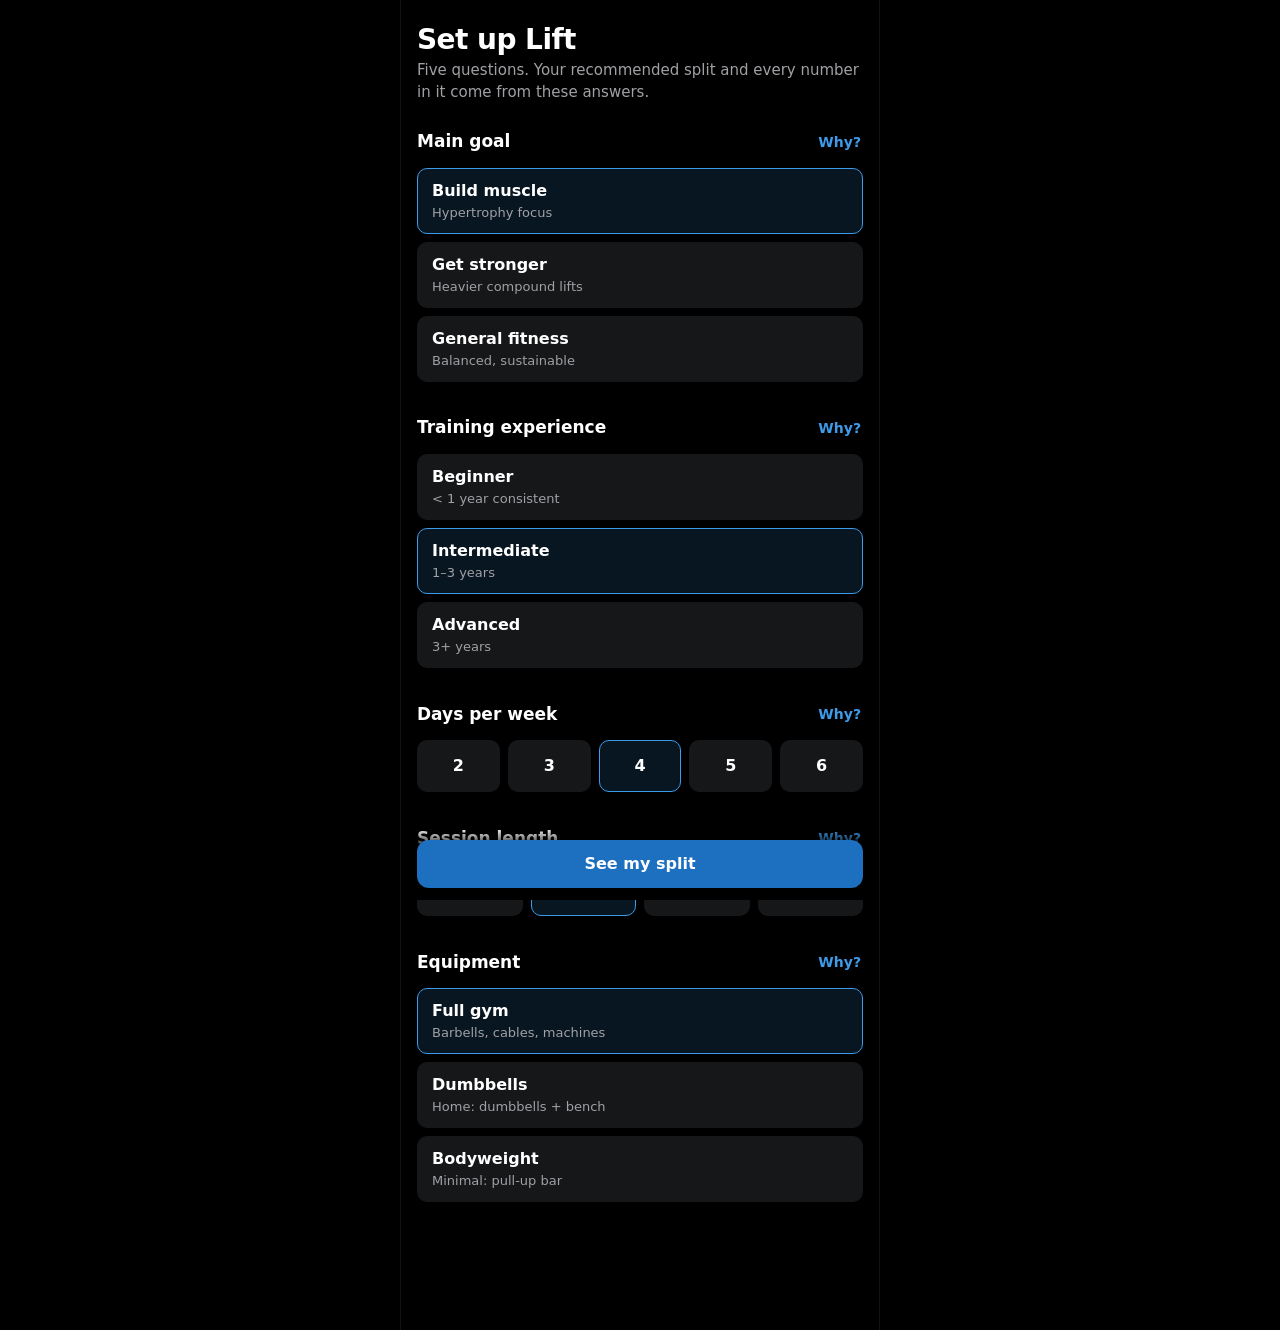
<file: prototype-v2/index.html>
<!doctype html>
<html lang="en">
<head>
  <meta charset="utf-8">
  <meta http-equiv="Content-Security-Policy" content="default-src 'none'; script-src 'self'; style-src 'self'; img-src 'self'; font-src 'self'; connect-src 'self'; manifest-src 'self'; worker-src 'self'; base-uri 'none'; form-action 'none'; object-src 'none'">
  <meta name="viewport" content="width=device-width, initial-scale=1, viewport-fit=cover">
  <meta name="theme-color" content="#000000">
  <meta name="color-scheme" content="dark">
  <title>Lift</title><!-- app.js sets "{screen} · {app}" (common.docTitle) once loaded -->
  <link rel="stylesheet" href="styles.css">
</head>
<body>
  <div class="app" id="app">
    <main id="screen" class="screen" tabindex="-1"><p class="loading" data-i18n="app.loading">Loading…</p></main>
    <div id="minibar" class="minibar" hidden></div>
    <div id="restbar" class="restbar" hidden></div>
    <nav id="tabbar" class="tabbar" aria-label="Sections" data-i18n-aria="nav.sectionsLabel" hidden>
      <a href="#/home" data-tab="home"><svg class="ic" data-icon="house" aria-hidden="true"></svg><span data-i18n="nav.today">Today</span></a>
      <a href="#/plan" data-tab="plan"><svg class="ic" data-icon="layers" aria-hidden="true"></svg><span data-i18n="nav.plan">Plan</span></a>
      <a href="#/train" data-tab="train"><svg class="ic" data-icon="dumbbell" aria-hidden="true"></svg><span data-i18n="nav.workout">Workout</span></a>
      <a href="#/week" data-tab="week"><svg class="ic" data-icon="calendar-days" aria-hidden="true"></svg><span data-i18n="nav.week">Week</span></a>
      <a href="#/library" data-tab="library"><svg class="ic" data-icon="book-open" aria-hidden="true"></svg><span data-i18n="nav.library">Library</span></a>
    </nav>
    <div id="scrim" class="scrim" hidden></div>
    <section id="sheet" class="sheet" role="dialog" aria-modal="true" aria-labelledby="sheet-title" hidden></section>
    <div id="dialog" class="dialog" role="alertdialog" aria-modal="true" aria-labelledby="dialog-title" hidden></div>
    <div id="toast" class="toast" role="status" aria-live="polite" hidden></div>
  </div>
  <!-- i18n.js is GENERATED from ../i18n/en.json + vi.json (tools/build-i18n.js); i18n-runtime.js provides window.I18N. -->
  <script src="i18n.js"></script>
  <script src="i18n-runtime.js"></script>
  <!-- evidence.js is GENERATED from evidence.json (tools/build-evidence.js). icons.js is GENERATED from lucide-static (tools/vendor-icons.js). -->
  <script src="evidence.js"></script>
  <script src="icons.js"></script>
  <script src="exercises.js"></script>
  <script src="data.js"></script>
  <script src="logic.js"></script>
  <script src="app.js"></script>
</body>
</html>
</file>
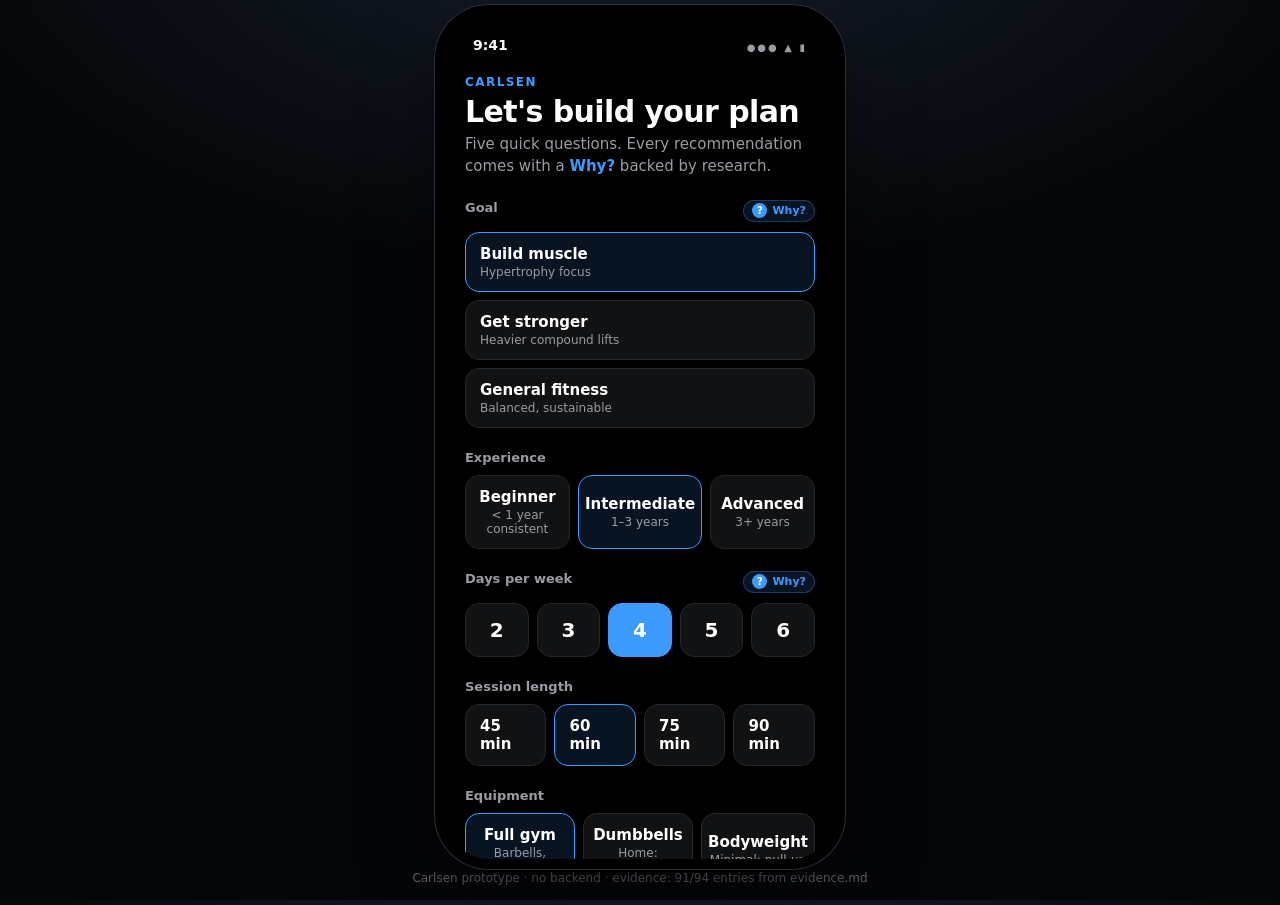
<file: prototype/index.html>
<!doctype html>
<html lang="en">
<head>
  <meta charset="utf-8">
  <meta name="viewport" content="width=device-width, initial-scale=1, viewport-fit=cover">
  <meta name="theme-color" content="#000000">
  <title>Carlsen – prototype</title>
  <link rel="stylesheet" href="styles.css">
</head>
<body>
  <div class="device">
    <div class="phone" id="phone">
      <div class="statusbar"><span>9:41</span><span class="sb-icons">●●● ▲ ▮</span></div>
      <main id="screen" class="screen" aria-live="polite"></main>
      <nav id="tabbar" class="tabbar" hidden>
        <a href="#/home" data-tab="home"><span class="ti">⌂</span><span>Home</span></a>
        <a href="#/plan" data-tab="explore"><span class="ti">⌕</span><span>Explore</span></a>
        <a href="#/workout" data-tab="workout"><span class="ti">⊕</span><span>Workout</span></a>
        <a href="#/library" data-tab="library"><span class="ti">▥</span><span>Library</span></a>
        <a href="#/you" data-tab="you"><span class="ti">◯</span><span>You</span></a>
      </nav>
      <div id="sheet-backdrop" class="sheet-backdrop" hidden></div>
      <section id="sheet" class="sheet" role="dialog" aria-modal="true" aria-labelledby="sheet-title" hidden></section>
      <div id="toast" class="toast" hidden></div>
    </div>
    <p class="device-caption">Carlsen prototype · no backend · evidence: <span id="ev-status"></span></p>
  </div>
  <!-- Content is separate from UI: evidence.js is GENERATED from evidence.json -->
  <script src="evidence.js"></script>
  <script src="data.js"></script>
  <script src="app.js"></script>
</body>
</html>
</file>
<file: prototype-v2/styles.css>
/* Lift (prototype v2). Tokens follow Vance's design notes: platform font + tabular numbers, 4/8 spacing, 44px targets,
   near-black surfaces (#161719 / #1F1F1F) and one blue accent. Contrast ratios in DESIGN-AUDIT.md. */
:root {
  --bg: #000;
  --s1: #161719;          /* cards, rows */
  --s2: #1F1F1F;          /* inputs, raised controls */
  --s3: #2A2A2C;          /* pressed / separators on s1 */
  --sep: #2A2A2A;
  --t1: #FFFFFF;
  --t2: #A0A0A5;          /* 6.9:1 on s1 */
  --t3: #8E8E93;          /* 5.1:1 on s2, captions only */
  --accent: #3D9BE9;      /* text, icons, focus: 6.0:1 on s1 */
  --accent-fill: #1D6FBF; /* filled buttons: white text 5.2:1 */
  --accent-tint: rgba(61, 155, 233, .14);
  --danger: #FF6B6B;
  --m1: #E5484D;          /* primary muscle */
  --m2: #4F7FB0;          /* secondary muscle */
  --m0: #34353A;          /* untrained muscle */
  --body: #26272B;
  --f: system-ui, -apple-system, "SF Pro Text", "Segoe UI", Roboto, "Noto Sans", "Helvetica Neue", Arial, sans-serif;
  --r: 12px; --r-sm: 10px;
  --tab-h: 56px;
  --safe-b: env(safe-area-inset-bottom, 0px);
  color-scheme: dark;
}
* { box-sizing: border-box; }
html, body { margin: 0; background: var(--bg); color: var(--t1); font-family: var(--f); font-size: 15px; line-height: 1.45; -webkit-text-size-adjust: 100%; -webkit-font-smoothing: antialiased; }
body { min-height: 100dvh; }
::selection { background: rgba(61, 155, 233, .35); }
input, textarea, select, button { font: inherit; color: inherit; caret-color: var(--accent); }
a { color: var(--accent); text-decoration: none; }
code { font-family: ui-monospace, SFMono-Regular, Menlo, monospace; font-size: 13px; color: var(--t2); }
:focus-visible { outline: 2px solid var(--accent); outline-offset: 2px; border-radius: 6px; }
[tabindex="-1"]:focus { outline: none; }   /* headings focused on route change / sheet open: announced to screen readers, no ring */
[hidden] { display: none !important; }
.num { font-variant-numeric: tabular-nums; }
.muted { color: var(--t2); }
.vh { position: absolute; width: 1px; height: 1px; overflow: hidden; clip: rect(0 0 0 0); white-space: nowrap; }
.ic { width: 20px; height: 20px; flex: none; fill: none; stroke: currentColor; stroke-width: 1.85; stroke-linecap: round; stroke-linejoin: round; }

.app { max-width: 480px; margin: 0 auto; min-height: 100dvh; position: relative; }
.screen { padding: 8px 16px calc(var(--tab-h) + var(--safe-b) + 32px); outline: none; }
body.no-tabs .screen { padding-bottom: calc(var(--safe-b) + 32px); }
body.has-rest .screen { padding-bottom: calc(var(--safe-b) + 120px); }
body.has-mini .screen { padding-bottom: calc(var(--tab-h) + var(--safe-b) + 96px); }
::-webkit-scrollbar { width: 6px; } ::-webkit-scrollbar-thumb { background: #333; border-radius: 3px; } ::-webkit-scrollbar-track { background: transparent; }

/* ---------- type ---------- */
h1, h2, h3 { margin: 0; font-weight: 700; letter-spacing: -0.01em; }
h1 { font-size: 28px; line-height: 1.15; letter-spacing: -0.02em; }
p { margin: 0; }
.lt { display: flex; align-items: flex-start; justify-content: space-between; gap: 12px; padding: 16px 0 16px; }
.lt-sub { margin-top: 4px; color: var(--t2); font-size: 15px; }
.sec { font-weight: 700; display: flex; align-items: center; justify-content: space-between; gap: 8px; font-size: 20px; line-height: 1.25; margin: 32px 0 12px; }
.sec-why { min-height: 44px; margin-bottom: 4px; }
.sec-link { color: var(--t1); min-height: 44px; }
.sec-link .chev { color: var(--t3); }
h3.sec { font-size: 15px; color: var(--t2); font-weight: 600; margin: 20px 0 8px; }
.sub { font-size: 17px; margin: 24px 0 8px; display: flex; gap: 8px; align-items: center; }
.fine { color: var(--t2); font-size: 13px; line-height: 1.45; margin-top: 12px; }
.fine.center { text-align: center; }
.hint { color: var(--t2); font-size: 13px; margin: 8px 0 0; display: block; }
.lead { display: flex; align-items: flex-start; gap: 12px; justify-content: space-between; }
.lead p, .lead-p { font-size: 17px; line-height: 1.4; }
.lead-p { color: var(--t2); }

/* ---------- top bar ---------- */
.topbar { display: grid; grid-template-columns: 44px 1fr auto; align-items: center; gap: 8px; min-height: 52px; position: sticky; top: 0; z-index: 5; background: rgba(0,0,0,.92); backdrop-filter: blur(12px); -webkit-backdrop-filter: blur(12px); margin: -8px -16px 0; padding: 4px 12px; }
.tb-title { font-size: 17px; font-weight: 600; text-align: center; min-width: 0; overflow: hidden; text-overflow: ellipsis; white-space: nowrap; }
.tb-sp { width: 44px; height: 44px; display: block; }
.iconbtn { width: 44px; height: 44px; display: inline-grid; place-items: center; border: 0; background: none; color: var(--t1); border-radius: 22px; cursor: pointer; flex: none; padding: 0; }
.iconbtn:active { background: var(--s2); }
.iconbtn:disabled { color: #4a4a4e; cursor: default; }
.iconbtn .ic { width: 22px; height: 22px; }
.avatar .ic { width: 28px; height: 28px; stroke-width: 1.6; color: var(--t2); }

/* ---------- buttons ---------- */
.btn { min-height: 48px; padding: 0 20px; display: inline-flex; align-items: center; justify-content: center; gap: 8px; border-radius: var(--r); border: 0; font-weight: 600; font-size: 16px; cursor: pointer; text-align: center; }
.btn .ic { width: 18px; height: 18px; }
.btn-primary { background: var(--accent-fill); color: #fff; }
.btn-primary:active { background: #185EA3; }
.btn-secondary { background: var(--s2); color: var(--t1); }
.btn-secondary:active { background: var(--s3); }
.btn-quiet { background: none; color: var(--accent); }
.btn-danger { background: none; color: var(--danger); }
.btn-block { width: 100%; }
.btn-sm-h { min-height: 36px; padding: 0 16px; font-size: 15px; border-radius: 18px; position: relative; }
.btn-sm-h::after { content: ""; position: absolute; inset: -4px 0; }
.btn-sm { min-height: 44px; min-width: 44px; padding: 0 12px; border: 0; border-radius: var(--r-sm); background: var(--s2); color: var(--t1); font-weight: 600; font-size: 14px; display: inline-flex; align-items: center; justify-content: center; cursor: pointer; }
.btn-text { min-height: 44px; display: inline-flex; align-items: center; gap: 6px; padding: 0 4px; border: 0; background: none; color: var(--accent); font-weight: 600; font-size: 15px; cursor: pointer; }
.btn-text .ic { width: 18px; height: 18px; }
.btn-text.quiet { color: var(--t2); }
.btn-text.danger { color: var(--danger); margin-top: 24px; }
.cta-pair { display: grid; grid-template-columns: 1fr 1fr; gap: 8px; margin-top: 16px; }
.cta-pair .btn { padding: 0 12px; }
.sticky-cta { position: sticky; bottom: 0; margin: 24px -16px 0; padding: 12px 16px calc(12px + var(--safe-b)); background: linear-gradient(to top, #000 70%, rgba(0,0,0,0)); }
.choice { display: grid; grid-template-columns: 1fr 1fr; gap: 8px; margin-top: 20px; }

/* "Why?" affordance: plain accent text, 44px hit area, never a pill */
.why { flex: none; min-height: 44px; min-width: 44px; padding: 0 2px; border: 0; background: none; color: var(--accent); font-size: 14px; font-weight: 600; cursor: pointer; display: inline-flex; align-items: center; justify-content: flex-end; }
.why.as-text { min-height: 0; }
.fine .why, .sheet-sub .why { min-height: 0; min-width: 0; display: inline; padding: 0; position: relative; font-size: inherit; }
.fine .why::after, .sheet-sub .why::after { content: ""; position: absolute; inset: -14px -10px; }

.tag { display: inline-block; font-size: 12px; font-weight: 600; line-height: 1; padding: 4px 6px; border-radius: 4px; background: var(--s3); color: var(--t2); vertical-align: 2px; }
.tag-accent { background: var(--accent-tint); color: var(--accent); }

/* ---------- surfaces: tint OR border, never both, no shadows on cards ---------- */
.card { background: var(--s1); border-radius: var(--r); padding: 16px; }
.card-t, .next-t { font-size: 20px; line-height: 1.25; }
.next .btn-primary { margin-top: 16px; }
.next .btn-quiet { margin-top: 4px; min-height: 44px; }
.next .row-s + .row-s { margin-top: 2px; }
.rows { background: var(--s1); border-radius: var(--r); overflow: hidden; }
.rows-flat { background: none; margin: 12px -16px 0; border-radius: 0; list-style: none; padding: 0; }
ol.rows, ul.rows { list-style: none; padding: 0; margin: 0; }
.rows-flat { margin: 12px 0 0; }
.row { display: flex; align-items: center; gap: 12px; min-height: 56px; padding: 10px 16px; color: var(--t1); text-align: left; width: 100%; background: none; border: 0; }
.rows > .row + .row, .rows > * + .row, .rows > .row-d + .row-d { border-top: 1px solid var(--sep); }
.rows-flat .row { padding-left: 0; padding-right: 0; }
.row-btn { cursor: pointer; }
.row-btn:active { background: var(--s2); }
.row-main { flex: 1; min-width: 0; display: flex; flex-direction: column; gap: 2px; }
.row-t { font-size: 16px; font-weight: 600; color: var(--t1); }
.row-t.link { color: var(--t1); }
.row-s { font-size: 14px; color: var(--t2); line-height: 1.4; }
.row-v { font-size: 15px; white-space: nowrap; color: var(--t1); }
.row-wd { width: 32px; color: var(--t2); font-size: 13px; font-weight: 600; flex: none; }
.row-ic { width: 32px; height: 32px; border-radius: 8px; background: var(--accent-tint); color: var(--accent); display: grid; place-items: center; flex: none; }
.chev { color: var(--t3); width: 18px; height: 18px; }
.row-d summary { list-style: none; display: flex; align-items: center; gap: 12px; min-height: 56px; padding: 10px 16px; cursor: pointer; }
.row-d summary::-webkit-details-marker { display: none; }
.row-d[open] summary .chev { transform: rotate(180deg); }
.row-d .plain { padding: 0 16px; }
.row-d .btn { margin: 8px 16px 16px; width: calc(100% - 32px); }
.deload { background: var(--s1); border-radius: var(--r); margin-top: 32px; }
.resume { display: flex; align-items: center; gap: 12px; padding: 12px 16px; background: var(--accent-tint); border-radius: var(--r); color: var(--t1); margin-bottom: 16px; min-height: 56px; }
.resume > .ic:first-child { color: var(--accent); }
.empty { text-align: center; padding: 48px 16px 24px; }
.empty h2 { font-size: 20px; }
.empty p { color: var(--t2); margin: 8px auto 20px; max-width: 32ch; }
.empty-inline { color: var(--t2); font-size: 14px; padding: 4px 0; }
ul.plain { list-style: none; margin: 0; padding: 0; }
ul.plain li { display: flex; justify-content: space-between; gap: 12px; padding: 10px 0; border-top: 1px solid var(--sep); font-size: 15px; }
ul.plain li:first-child { border-top: 0; }
.cues li { color: var(--t1); }
.conv-li { align-items: flex-start; }
.conv-li span { color: var(--t2); font-size: 14px; padding-top: 2px; }
.conv-li .why { align-self: center; }

/* ---------- notes (reminders, coaching) ---------- */
.notes { list-style: none; padding: 0; margin: 16px 0 0; background: var(--s1); border-radius: var(--r); }
.note { display: flex; align-items: flex-start; gap: 12px; padding: 12px 16px; }
.note + .note { border-top: 1px solid var(--sep); }
.note-text { flex: 1; font-size: 15px; line-height: 1.45; padding-top: 1px; }
.note .why { margin: -12px 0 -12px; align-self: center; }

/* ---------- stats ---------- */
.stats3 { display: grid; grid-template-columns: repeat(3, 1fr); gap: 1px; background: var(--sep); border-radius: var(--r); overflow: hidden; }
.stats3 > div { background: var(--s1); padding: 12px 14px; display: flex; flex-direction: column; gap: 2px; }
.stats3 b { font-size: 24px; line-height: 1.1; font-weight: 700; }
.stats3 small { font-size: 14px; font-weight: 600; color: var(--t2); }
.stats3 span { font-size: 13px; color: var(--t2); line-height: 1.3; }
.grid2 { display: grid; grid-template-columns: 1fr 1fr; gap: 0 16px; background: var(--s1); border-radius: var(--r); padding: 4px 16px; margin-top: 12px; }
.kv { display: flex; justify-content: space-between; padding: 10px 0; border-bottom: 1px solid var(--sep); font-size: 15px; }
.kv:nth-last-child(-n+2) { border-bottom: 0; }
.kv span { color: var(--t2); }
.kvs { margin: 0 0 16px; }
.kvs div { display: flex; justify-content: space-between; padding: 10px 0; border-bottom: 1px solid var(--sep); }
.kvs dt { color: var(--t2); } .kvs dd { margin: 0; font-weight: 600; }

.bars { background: var(--s1); border-radius: var(--r); padding: 8px 16px; }
.bar { display: grid; grid-template-columns: 112px 1fr 36px; align-items: center; gap: 12px; min-height: 44px; }
.bar + .bar { border-top: 1px solid var(--sep); }
.bar-l { font-size: 15px; display: flex; flex-direction: column; line-height: 1.25; }
.bar-l small { font-size: 12px; color: var(--t2); }
.bar-t { height: 8px; background: var(--s2); border-radius: 4px; overflow: hidden; }
.bar-t i { display: block; height: 100%; background: var(--accent); border-radius: 4px; }
.bar-t i.ind { background: #2C5F8A; }
.bar b { text-align: right; font-size: 17px; }
.bar.zero .bar-l, .bar.zero b { color: var(--t3); }

.weeknav { display: grid; grid-template-columns: 44px 1fr 44px; align-items: center; background: var(--s1); border-radius: var(--r); padding: 6px; margin-bottom: 16px; }
.wn-mid { text-align: center; display: flex; flex-direction: column; }
.wn-mid b { font-size: 17px; } .wn-mid span { font-size: 13px; color: var(--t2); }

/* ---------- segmented ---------- */
.seg { display: grid; grid-auto-flow: column; grid-auto-columns: 1fr; background: var(--s1); border-radius: var(--r-sm); padding: 3px; margin: 24px 0 12px; gap: 2px; }
.seg button { min-height: 40px; border: 0; background: none; color: var(--t2); font-weight: 600; font-size: 14px; border-radius: 8px; cursor: pointer; position: relative; }
.seg button::after { content: ""; position: absolute; inset: -2px 0; }
.seg button[aria-selected=true], .seg button[aria-pressed=true] { background: var(--s3); color: var(--t1); }
.seg-sm { margin: 8px 0 0; }

/* ---------- onboarding ---------- */
.q { border: 0; padding: 0; margin: 0 0 24px; }
.q legend { display: flex; width: 100%; align-items: center; justify-content: space-between; font-size: 17px; font-weight: 600; padding: 0; margin-bottom: 4px; }
.opts { display: grid; gap: 8px; }
.opts-row { grid-template-columns: repeat(auto-fit, minmax(56px, 1fr)); }
.opt { min-height: 52px; display: flex; flex-direction: column; align-items: flex-start; justify-content: center; gap: 2px; padding: 10px 14px; background: var(--s1); border: 1px solid transparent; border-radius: var(--r-sm); color: var(--t1); cursor: pointer; text-align: left; }
.opts-row .opt { align-items: center; padding: 10px 4px; }
.opt-l { font-size: 16px; font-weight: 600; }
.opt-s { font-size: 13px; color: var(--t2); }
.opt[aria-pressed=true] { border-color: var(--accent); background: var(--accent-tint); }

/* ---------- forms ---------- */
.field { display: flex; flex-direction: column; gap: 6px; margin: 16px 0 0; border: 0; padding: 0; }
.field > span, .field legend { font-size: 15px; font-weight: 600; padding: 0; margin-bottom: 6px; }
.field small { color: var(--t2); font-weight: 400; font-size: 13px; margin-left: 4px; }
.field input, .field textarea, .bday-name { min-height: 48px; background: var(--s2); border: 1px solid transparent; border-radius: var(--r-sm); padding: 10px 14px; font-size: 16px; width: 100%; }
.field textarea { resize: vertical; }
.field input:focus, .field textarea:focus, .bday-name:focus { outline: none; border-color: var(--accent); }
.field input[aria-invalid=true] { border-color: var(--danger); }
.err { color: var(--danger) !important; font-size: 13px !important; margin: 0 !important; }
.chips { display: flex; flex-wrap: wrap; gap: 8px; }
.chip { min-height: 40px; padding: 0 14px; border-radius: 20px; border: 1px solid var(--sep); background: none; color: var(--t1); font-size: 14px; cursor: pointer; position: relative; }
.chip::after { content: ""; position: absolute; inset: -2px 0; }
.chip[aria-pressed=true] { background: var(--accent-tint); border-color: var(--accent); color: var(--t1); }
.chip:disabled { opacity: .35; cursor: default; }
.check { display: flex; align-items: center; gap: 12px; min-height: 48px; margin-top: 16px; font-size: 15px; }
.check input { width: 22px; height: 22px; accent-color: var(--accent-fill); }
.search { display: flex; align-items: center; gap: 8px; background: var(--s2); border-radius: var(--r-sm); padding: 0 12px; min-height: 44px; color: var(--t2); }
.search input { flex: 1; min-height: 44px; border: 0; background: none; outline: none; font-size: 16px; color: var(--t1); }
.search:focus-within { box-shadow: inset 0 0 0 1px var(--accent); }
.selectrow { display: flex; align-items: center; justify-content: space-between; min-height: 44px; margin: 8px 0; font-size: 15px; color: var(--t2); }
.selectrow select { background: var(--s2); border: 0; border-radius: 8px; min-height: 40px; padding: 0 10px; font-size: 15px; color: var(--t1); max-width: 60%; }

/* ---------- builder ---------- */
.bday { margin-top: 24px; }
.bday-head { display: flex; align-items: center; gap: 4px; margin-bottom: 8px; }
.bday-name { font-weight: 600; font-size: 17px; flex: 1; }
.bex { list-style: none; margin: 0; padding: 0; background: var(--s1); border-radius: var(--r); }
.bex li { display: flex; align-items: center; gap: 4px; padding: 6px 4px 6px 16px; min-height: 60px; }
.bex li + li { border-top: 1px solid var(--sep); }
.bex .row-t { font-size: 15px; }
.bex .row-s { font-size: 13px; }
.stepper { display: inline-flex; align-items: center; background: var(--s2); border-radius: 10px; }
.stepper button { width: 36px; height: 44px; border: 0; background: none; color: var(--t1); display: grid; place-items: center; cursor: pointer; }
.stepper button:disabled { color: #4a4a4e; }
.stepper .ic { width: 16px; height: 16px; }
.stepper b { min-width: 18px; text-align: center; font-size: 15px; }
.bex .iconbtn { width: 40px; }
.bday .btn-text { margin-top: 4px; }

/* ---------- workout ---------- */
.tb-name { font-size: 17px; }
.wstats { display: flex; gap: 16px; align-items: baseline; font-size: 13px; color: var(--t2); padding: 8px 0 4px; flex-wrap: wrap; }
.wstats b { color: var(--t1); font-size: 15px; font-weight: 600; }
.wsrc { margin-left: auto; color: var(--t3); }
.exb { padding: 16px 0 8px; border-top: 1px solid var(--sep); margin-top: 16px; }
.exb:first-of-type { border-top: 0; }
.exb-head { display: flex; align-items: flex-start; gap: 12px; }
.mini { width: 26px; height: 52px; flex: none; display: block; margin-top: 2px; }
.mini svg { width: 100%; height: 100%; display: block; }
.exb-title { flex: 1; min-width: 0; }
.exname { font-size: 17px; font-weight: 700; color: var(--t1); display: inline-block; padding: 2px 0; }
.rxline { display: flex; align-items: center; justify-content: space-between; gap: 8px; color: var(--t2); font-size: 13px; margin: -6px 0 -10px; }
.rxline .why { justify-content: flex-start; padding-left: 0; font-size: 13px; }
.exb-count { font-size: 13px; color: var(--t2); padding-top: 13px; }
.exb-head .iconbtn { margin: -2px -10px 0 -4px; }
.sugg { display: flex; align-items: center; gap: 10px; background: var(--s1); border-radius: var(--r-sm); padding: 6px 10px 6px 12px; margin: 12px 0 4px; }
.sugg > .ic { color: var(--accent); width: 18px; height: 18px; }
.sugg div { flex: 1; display: flex; flex-direction: column; font-size: 13px; color: var(--t2); line-height: 1.35; }
.sugg b { color: var(--t1); font-size: 15px; font-weight: 600; }
.sets { width: 100%; border-collapse: separate; border-spacing: 0 4px; margin-top: 8px; table-layout: fixed; }
.sets th { font-size: 12px; font-weight: 600; color: var(--t2); text-align: center; padding: 0 2px 2px; }
.sets th:nth-child(1) { width: 36px; } .sets th:nth-child(2) { width: 74px; text-align: left; } .sets th:nth-child(6) { width: 48px; }
.sets td { padding: 0 2px; text-align: center; }
.sets tr.done td { background: var(--accent-tint); }
.sets tr.done td:first-child { border-radius: 10px 0 0 10px; } .sets tr.done td:last-child { border-radius: 0 10px 10px 0; }
.c-set { font-weight: 700; font-size: 15px; height: 48px; }
.c-prev { font-size: 13px; color: var(--t2); text-align: left !important; white-space: nowrap; overflow: hidden; text-overflow: ellipsis; }
.cell-in { width: 100%; min-height: 44px; text-align: center; border: 1px solid transparent; background: var(--s2); border-radius: 8px; font-size: 16px; font-weight: 600; padding: 0 2px; }
::placeholder { color: #8E8E93; opacity: 1; }   /* 5.06:1 on #1F1F1F */
.cell-in::placeholder { color: #8E8E93; font-weight: 500; }
.cell-in:focus { outline: none; border-color: var(--accent); }
.cell-in.bad { border-color: var(--danger); }
tr.done .cell-in { background: transparent; }
.tick { width: 44px; height: 44px; border-radius: 10px; border: 0; background: var(--s2); color: #6e6e73; display: grid; place-items: center; cursor: pointer; margin: 0 auto; }
.tick[aria-pressed=true] { background: var(--accent-fill); color: #fff; }
.tick .ic { width: 20px; height: 20px; stroke-width: 2.5; }
.err-row td { color: var(--danger); font-size: 13px; text-align: left !important; padding: 0 4px 6px 40px; }
.exb-foot { display: flex; justify-content: space-between; gap: 8px; }
.wfoot { display: flex; flex-direction: column; align-items: stretch; gap: 8px; margin-top: 24px; border-top: 1px solid var(--sep); padding-top: 24px; }
.wfoot .btn-text.danger { margin: 0 auto; }

/* ---------- rest timer + mini bar + tab bar ---------- */
.restbar { position: fixed; left: 50%; transform: translateX(-50%); width: min(480px, 100%); bottom: 0; z-index: 20; background: var(--s1); border-top: 1px solid var(--sep); padding: 0 12px calc(8px + var(--safe-b)); }
.rest-track { height: 3px; background: var(--s2); margin: 0 -12px; }
.rest-track i { display: block; height: 100%; background: var(--accent); transition: width 1s linear; }
.rest-row { display: flex; align-items: center; gap: 8px; padding-top: 8px; }
.rest-row > .ic { color: var(--accent); }
.rest-label { flex: 1; font-size: 15px; color: var(--t2); }
.rest-label b { color: var(--t1); font-size: 20px; margin-left: 4px; }
.restbar.over .rest-label b { color: var(--accent); }
.minibar { position: fixed; left: 50%; transform: translateX(-50%); width: min(480px, 100%); bottom: calc(var(--tab-h) + var(--safe-b)); z-index: 19; padding: 0 8px 8px; }
.minibar a { display: flex; align-items: center; gap: 12px; background: #1d2a36; border-radius: var(--r); padding: 8px 12px; min-height: 56px; color: var(--t1); }
.minibar a > .ic { color: var(--accent); }
.mini-cta { color: var(--accent); font-weight: 600; font-size: 15px; }
.tabbar { position: fixed; left: 50%; transform: translateX(-50%); width: min(480px, 100%); bottom: 0; z-index: 18; display: grid; grid-template-columns: repeat(5, 1fr); background: rgba(22, 23, 25, .94); backdrop-filter: blur(16px); -webkit-backdrop-filter: blur(16px); border-top: 1px solid var(--sep); padding-bottom: var(--safe-b); }
.tabbar a { min-height: var(--tab-h); display: flex; flex-direction: column; align-items: center; justify-content: center; gap: 3px; color: var(--t3); font-size: 11px; font-weight: 600; }
.tabbar a .ic { width: 24px; height: 24px; }
.tabbar a.on { color: var(--accent); }

/* ---------- sheet + dialog + toast ---------- */
.scrim { position: fixed; inset: 0; background: rgba(0, 0, 0, .6); z-index: 30; }
.sheet { position: fixed; left: 50%; bottom: 0; width: min(480px, 100%); max-height: 86dvh; overflow-y: auto; overscroll-behavior: contain; transform: translate(-50%, 16px); opacity: 0; transition: transform .22s cubic-bezier(.2, .8, .2, 1), opacity .18s; background: var(--s1); border-radius: 16px 16px 0 0; z-index: 31; padding: 0 20px calc(24px + var(--safe-b)); }
.sheet.show { transform: translate(-50%, 0); opacity: 1; }
.sheet.tall { height: 86dvh; }
.grab { width: 36px; height: 5px; border-radius: 3px; background: #3a3a3d; margin: 8px auto 0; }
.sheet-head { display: flex; justify-content: space-between; margin: 0 -12px; position: sticky; top: 0; background: var(--s1); z-index: 1; }
.sheet h2 { font-size: 22px; line-height: 1.2; outline: none; }
.sheet-sub { margin-top: 8px; font-size: 14px; line-height: 1.45; }
.sheet-sub .why { min-height: 0; display: inline; padding: 0; font-size: 14px; }
.why-title { font-size: 15px !important; color: var(--t2); font-weight: 600 !important; }
.oneliner { font-size: 22px; line-height: 1.3; font-weight: 600; margin-top: 8px; letter-spacing: -0.01em; }
.oneliner.pending { font-size: 17px; font-weight: 600; color: var(--t2); }
.conv { margin-top: 20px; padding: 12px 14px; background: var(--s2); border-radius: var(--r-sm); }
.conv h3, .research h3 { font-size: 13px; color: var(--t2); font-weight: 600; margin: 0 0 6px; }
.conv ul { margin: 0; padding-left: 18px; font-size: 14px; } .conv li + li { margin-top: 6px; }
.disclose { margin-top: 20px; width: 100%; min-height: 48px; display: flex; align-items: center; gap: 10px; background: none; border: 0; border-top: 1px solid var(--sep); border-bottom: 1px solid var(--sep); color: var(--accent); font-weight: 600; font-size: 15px; padding: 0; cursor: pointer; }
.disclose span:nth-of-type(1) { flex: 1; text-align: left; }
.disclose-n { color: var(--t2); font-weight: 400; font-size: 13px; }
.disclose[aria-expanded=true] .chev { transform: rotate(180deg); }
.research { padding-top: 8px; font-size: 15px; line-height: 1.5; }
.research h3 { margin-top: 20px; }
.research p { color: #D6D6DA; }
.cites { padding-left: 20px; margin: 0; }
.cites li { margin-bottom: 16px; color: var(--t2); }
.cite-main { color: var(--t1) !important; font-size: 14px; }
.cite-detail { font-size: 13px; color: var(--t2) !important; margin-top: 4px; }
.cite-note { font-size: 13px; color: var(--t2) !important; margin-top: 6px; display: flex; gap: 6px; }
.cite-note .ic { width: 16px; height: 16px; color: var(--accent); margin-top: 2px; }
.cite-links { display: flex; flex-wrap: wrap; gap: 4px 16px; margin-top: 4px; font-size: 13px; }
.cite-links a { display: inline-flex; align-items: center; gap: 4px; min-height: 32px; }
.cite-links .ic { width: 14px; height: 14px; }
.src { font-size: 12px; color: var(--t3) !important; margin-top: 8px; }
.rx-list { margin-top: 16px; background: var(--s2); border-radius: var(--r); }
.rx-row { display: grid; grid-template-columns: 1fr auto 18px; grid-template-areas: "k v c" "o o c"; gap: 2px 8px; align-items: center; width: 100%; padding: 12px 14px; background: none; border: 0; text-align: left; cursor: pointer; color: var(--t1); min-height: 56px; }
.rx-row + .rx-row { border-top: 1px solid #303033; }
.rx-k { grid-area: k; font-weight: 600; font-size: 15px; } .rx-v { grid-area: v; font-size: 15px; color: var(--t1); } .rx-row .chev { grid-area: c; }
.rx-1 { grid-area: o; font-size: 13px; color: var(--t2); line-height: 1.35; }
.rx-card { display: flex; align-items: center; gap: 12px; width: 100%; background: var(--s1); border: 0; border-radius: var(--r); padding: 12px 16px; margin-top: 16px; text-align: left; color: var(--t1); cursor: pointer; min-height: 60px; }
.rx-card + .row { background: var(--s1); border-radius: var(--r); margin-top: 8px; }
.menu { margin-top: 12px; background: var(--s2); border-radius: var(--r); overflow: hidden; }
.menu-row { display: flex; align-items: center; gap: 14px; width: 100%; min-height: 52px; padding: 0 16px; border: 0; background: none; color: var(--t1); font-size: 16px; cursor: pointer; text-align: left; }
.menu-row + .menu-row { border-top: 1px solid #303033; }
.menu-row .ic { color: var(--t2); }
.menu-row.danger, .menu-row.danger .ic { color: var(--danger); }
.menu-row:disabled { color: #5a5a5e; } .menu-row:disabled .ic { color: #4a4a4e; }
.pick-list { margin-top: 4px; }
.pick-row { display: flex; align-items: center; gap: 12px; width: 100%; min-height: 64px; padding: 8px 0; border: 0; border-bottom: 1px solid var(--sep); background: none; color: var(--t1); text-align: left; cursor: pointer; }
.pick-row:disabled { opacity: .45; cursor: default; }
.pick-row .mini { width: 22px; height: 44px; margin: 0; }
.pr-main { flex: 1; min-width: 0; display: flex; flex-direction: column; gap: 2px; }
.pr-name { font-size: 16px; font-weight: 600; }
.pr-sub { font-size: 13px; color: var(--t2); line-height: 1.35; }
.pick-row.best { background: var(--accent-tint); border-radius: var(--r); padding: 10px 12px; border-bottom: 0; }
.pick-row.create { color: var(--accent); }
.pick-row.create > .ic { width: 22px; margin: 0; }
.pick-row.create .pr-name { color: var(--accent); }
.sheet .btn-quiet { width: 100%; margin-top: 12px; }
.dialog { position: fixed; inset: 0; display: grid; place-items: center; z-index: 40; padding: 24px; pointer-events: none; }
.dlg { pointer-events: auto; width: min(340px, 100%); background: #232325; border-radius: 16px; padding: 20px 20px 12px; }
.dlg h2 { font-size: 18px; line-height: 1.3; }
.dlg p { color: var(--t2); margin-top: 8px; font-size: 15px; }
.dlg-actions { display: flex; flex-direction: column; gap: 4px; margin-top: 16px; }
.dlg-actions .btn { width: 100%; }
.toast { position: fixed; left: 50%; transform: translateX(-50%); bottom: calc(var(--tab-h) + var(--safe-b) + 16px); z-index: 50; width: min(448px, calc(100% - 32px)); background: #2C2C2E; color: var(--t1); border-radius: var(--r); padding: 6px 6px 6px 16px; min-height: 52px; display: flex; align-items: center; justify-content: space-between; gap: 12px; font-size: 15px; }
body.no-tabs .toast { bottom: calc(var(--safe-b) + 16px); }
body.has-rest .toast { bottom: calc(var(--safe-b) + 92px); }
body:has(#sheet:not([hidden])) .toast { top: calc(env(safe-area-inset-top, 0px) + 12px); bottom: auto; z-index: 80; }   /* never cover an open sheet */
.toast-act { min-height: 44px; padding: 0 12px; border: 0; background: none; color: var(--accent); font-weight: 700; display: inline-flex; gap: 6px; align-items: center; cursor: pointer; }
.toast-act .ic { width: 18px; height: 18px; }

/* ---------- muscle map ---------- */
.mmap { display: grid; grid-template-columns: 1fr 1fr; gap: 8px; background: var(--s1); border-radius: var(--r); padding: 16px 24px 8px; }
.mmap figure { margin: 0; text-align: center; }
.mmap svg { height: 200px; width: auto; max-width: 100%; }
.mmap figcaption { font-size: 12px; color: var(--t2); margin-top: 4px; }
.legend { margin: 8px 0 0; display: grid; gap: 8px; }
.legend div { display: grid; grid-template-columns: 128px 1fr; gap: 8px; font-size: 14px; }
.legend dt { color: var(--t2); display: flex; align-items: center; gap: 8px; } .legend dd { margin: 0; }
.sw { width: 10px; height: 10px; border-radius: 3px; display: inline-block; } .sw1 { background: var(--m1); } .sw2 { background: var(--m2); }

@media (prefers-reduced-motion: reduce) { .sheet, .rest-track i { transition: none; } }
@media (min-width: 520px) { .app { border-left: 1px solid #111; border-right: 1px solid #111; } }

/* ---------- i18n: text up to ~40% longer than English (tested with ?lang=pseudo) ---------- */
html[lang="vi"] body, html[lang="vi"] input, html[lang="vi"] textarea, html[lang="vi"] select, html[lang="vi"] button { line-height: 1.45; }  /* stacked Vietnamese diacritics need a little more leading */
.loading { color: var(--t2); padding: 48px 16px; text-align: center; }
.err-msg { display: block; }
.err-msg + .err-msg { margin-top: 2px; }
.btn { line-height: 1.2; padding-top: 6px; padding-bottom: 6px; overflow-wrap: anywhere; }
.cta-pair .btn, .seg button, .chip, .tag { overflow-wrap: anywhere; hyphens: auto; }
.seg button { padding: 4px 6px; line-height: 1.2; }
.tabbar a span { max-width: 100%; padding: 0 2px; text-align: center; line-height: 1.15; overflow: hidden; text-overflow: ellipsis; white-space: nowrap; }
.stats3 span, .row-t, .row-s, .pr-name, .pr-sub, .card-t, h1, h2, h3, dd, dt, .bar-l { overflow-wrap: anywhere; }
.lang-seg { margin: 8px 0 8px; }
</file>
<file: prototype/styles.css>
[hidden]{display:none!important}
:root{
  --bg:#000; --surface:#111214; --surface2:#1c1d21; --line:#26272c;
  --text:#fff; --muted:#9a9ca3; --dim:#62646b;
  --accent:#3d9bff; --accent-ink:#fff; --accent-soft:rgba(61,155,255,.13);
  --primary-m:#ff4d42; --secondary-m:#3d9bff;
  --warn:#ffb547; --radius:16px;
  --font: "Inter", ui-sans-serif, system-ui, -apple-system, "Segoe UI", Roboto, "Helvetica Neue", Arial, sans-serif;
}
*{box-sizing:border-box;margin:0;padding:0}
html,body{height:100%}
body{background:radial-gradient(1200px 600px at 50% -10%,#16202e,#050608 60%);font-family:var(--font);color:var(--text);
  display:flex;align-items:center;justify-content:center;-webkit-font-smoothing:antialiased}
button{font:inherit;color:inherit;background:none;border:0;cursor:pointer}
a{color:inherit;text-decoration:none}
input{font:inherit;color:inherit}

.device{display:flex;flex-direction:column;align-items:center;gap:12px;padding:20px 0}
.device-caption{font-size:12px;color:var(--dim)}
.phone{position:relative;width:390px;height:844px;background:var(--bg);border-radius:44px;overflow:hidden;
  box-shadow:0 0 0 10px #000,0 0 0 11px #2a2f38,0 30px 80px rgba(0,0,0,.6);display:flex;flex-direction:column}
@media (max-width:430px){
  .device{padding:0}.device-caption{display:none}
  .phone{width:100vw;height:100dvh;border-radius:0;box-shadow:none}
}
.statusbar{height:44px;flex:none;display:flex;justify-content:space-between;align-items:flex-end;padding:0 28px 6px;font-size:14px;font-weight:600}
.sb-icons{font-size:10px;letter-spacing:2px;color:var(--muted)}
.screen{flex:1;overflow-y:auto;padding:8px 20px 28px;scrollbar-width:none}
.screen::-webkit-scrollbar{display:none}
.phone.has-tabs .screen{padding-bottom:100px}

/* type */
.eyebrow{font-size:12px;font-weight:700;letter-spacing:.12em;text-transform:uppercase;color:var(--accent)}
h1{font-size:30px;line-height:1.1;font-weight:800;letter-spacing:-.02em;margin:6px 0 6px}
h2{font-size:18px;font-weight:700;letter-spacing:-.01em;margin:22px 0 10px}
.lead{color:var(--muted);font-size:15px;line-height:1.45}
.muted{color:var(--muted)} .small{font-size:13px}

/* top bar */
.topbar{display:flex;align-items:center;justify-content:space-between;margin:4px 0 8px;min-height:36px}
.iconbtn{width:36px;height:36px;border-radius:12px;background:var(--surface);display:grid;place-items:center;font-size:18px}

/* option cards */
.q{margin-top:22px}
.q-label{font-size:13px;font-weight:600;color:var(--muted);margin-bottom:10px;display:flex;justify-content:space-between}
.opts{display:grid;gap:8px}
.opts.cols3{grid-template-columns:repeat(3,1fr)}
.opt{background:var(--surface);border:1.5px solid var(--line);border-radius:14px;padding:12px 14px;text-align:left;transition:.15s}
.opt b{display:block;font-size:15px}
.opt span{display:block;font-size:12px;color:var(--muted);margin-top:2px}
.opt[aria-pressed=true]{border-color:var(--accent);background:var(--accent-soft)}
.opts.cols3 .opt{text-align:center;padding:12px 6px}
.days{display:grid;grid-template-columns:repeat(5,1fr);gap:8px}
.day{height:54px;border-radius:14px;background:var(--surface);border:1.5px solid var(--line);font-size:20px;font-weight:800}
.day[aria-pressed=true]{background:var(--accent);color:var(--accent-ink);border-color:var(--accent)}

.btn{display:flex;align-items:center;justify-content:center;gap:8px;width:100%;height:54px;border-radius:16px;font-weight:700;font-size:16px;margin-top:24px}
.btn-primary{background:var(--accent);color:var(--accent-ink)}
.btn-primary:disabled{opacity:.35}
.btn-ghost{background:var(--surface);color:var(--text);margin-top:10px}

/* cards */
.card{background:var(--surface);border:1px solid var(--line);border-radius:var(--radius);padding:16px}
.hero{background:linear-gradient(145deg,#0d2340 0%,#111214 60%);border-color:#1b3a63}
.hero .big{font-size:28px;font-weight:800;letter-spacing:-.02em;margin:4px 0}
.row{display:flex;align-items:center;gap:12px}
.spread{display:flex;align-items:center;justify-content:space-between;gap:10px}
.stack>*+*{margin-top:10px}

.why{display:inline-flex;align-items:center;gap:5px;height:26px;padding:0 10px;border-radius:999px;background:var(--accent-soft);
  color:var(--accent);font-size:12px;font-weight:700;border:1px solid rgba(61,155,255,.3);white-space:nowrap;flex:none}
.why::before{content:"?";display:grid;place-items:center;width:15px;height:15px;border-radius:50%;background:var(--accent);color:var(--accent-ink);font-size:10px;font-weight:900}
.why.sm{height:22px;padding:0 8px;font-size:11px}

.pill{display:inline-block;font-size:11px;font-weight:700;padding:4px 8px;border-radius:8px;background:var(--surface2);color:var(--muted)}
.pill.acc{background:var(--accent-soft);color:var(--accent)}

/* week strip */
.week{display:grid;grid-template-columns:repeat(7,1fr);gap:6px;margin-top:14px}
.wd{background:var(--surface2);border-radius:12px;padding:8px 0;text-align:center}
.wd small{display:block;font-size:10px;color:var(--muted);font-weight:600}
.wd b{display:block;font-size:11px;margin-top:4px;color:var(--dim)}
.wd.on{background:var(--accent-soft);outline:1px solid rgba(61,155,255,.35)}
.wd.on b{color:var(--accent)}

/* session list */
.session{display:flex;align-items:center;gap:14px;background:var(--surface);border:1px solid var(--line);border-radius:var(--radius);padding:14px}
.session .badge{width:46px;height:46px;border-radius:14px;background:var(--surface2);display:grid;place-items:center;font-weight:800;font-size:12px;color:var(--accent);flex:none}
.session .meta{flex:1;min-width:0}
.session .meta b{display:block;font-size:16px}
.session .meta span{font-size:12px;color:var(--muted)}
.chev{color:var(--dim);font-size:20px}
.progress{height:6px;border-radius:6px;background:var(--surface2);overflow:hidden;margin-top:8px}
.progress i{display:block;height:100%;background:var(--accent);border-radius:6px}

/* exercise block */
.ex{background:var(--surface);border:1px solid var(--line);border-radius:var(--radius);padding:14px;margin-top:12px}
.ex-head{display:flex;align-items:center;gap:12px}
.thumb{width:48px;height:48px;border-radius:12px;background:var(--surface2);display:grid;place-items:center;font-size:22px;flex:none}
.ex-head .t{flex:1;min-width:0}
.ex-head .t b{display:block;font-size:15px}
.ex-head .t span{font-size:12px;color:var(--muted)}
.rx{display:grid;grid-template-columns:repeat(4,1fr);gap:6px;margin-top:12px}
.rx .cell{background:var(--surface2);border-radius:12px;padding:8px 4px 6px;text-align:center}
.rx .cell small{display:block;font-size:10px;color:var(--muted);font-weight:700;letter-spacing:.06em;text-transform:uppercase}
.rx .cell b{display:block;font-size:14px;margin:3px 0 5px}
.rx .cell .why{height:20px;padding:0 7px;font-size:10px}
.rx .cell .why::before{width:12px;height:12px;font-size:9px}

.sets{margin-top:12px;display:grid;gap:6px}
.set{display:grid;grid-template-columns:28px 1fr 1fr 44px;gap:8px;align-items:center}
.set .n{font-size:13px;font-weight:700;color:var(--muted);text-align:center}
.set input[type=number]{width:100%;height:40px;border-radius:10px;border:1px solid var(--line);background:var(--bg);padding:0 10px;font-size:15px;font-weight:600;text-align:center}
.set input[type=number]:focus{outline:none;border-color:var(--accent)}
.set-head{font-size:10px;color:var(--dim);font-weight:700;letter-spacing:.06em;text-transform:uppercase}
.set-head span{text-align:center}
.chk{width:44px;height:40px;border-radius:10px;border:1px solid var(--line);background:var(--bg);display:grid;place-items:center;font-size:18px;color:transparent}
.chk input{position:absolute;opacity:0;pointer-events:none}
.chk.on{background:var(--accent);border-color:var(--accent);color:var(--accent-ink)}
.set.done input[type=number]{border-color:#1b3a63;background:#07131f}

/* library */
.search{width:100%;height:44px;border-radius:12px;border:1px solid var(--line);background:var(--surface);padding:0 14px;margin:8px 0 6px}
.search:focus{outline:none;border-color:var(--accent)}
.lib-item{display:flex;align-items:center;gap:12px;padding:10px 0;border-bottom:1px solid var(--line)}
.lib-item .t{flex:1}
.lib-item b{font-size:15px;display:block}
.lib-item span{font-size:12px;color:var(--muted)}

/* exercise detail */
.detail-hero{height:190px;border-radius:20px;background:linear-gradient(160deg,#0f1c2d,#111214 70%);display:grid;place-items:center;font-size:72px;border:1px solid var(--line);position:relative}
.detail-hero .ph{position:absolute;bottom:10px;right:12px;font-size:11px;color:var(--dim)}
.chips{display:flex;flex-wrap:wrap;gap:6px}
.chip{font-size:12px;font-weight:600;padding:6px 10px;border-radius:999px;background:var(--surface2)}
.chip.p{background:var(--accent-soft);color:var(--accent)}
ol.cues{padding-left:18px;color:var(--muted);line-height:1.7;font-size:14px}
.kv{display:grid;grid-template-columns:repeat(2,1fr);gap:8px}
.kv .cell{background:var(--surface);border:1px solid var(--line);border-radius:14px;padding:12px}
.kv small{font-size:11px;color:var(--muted);font-weight:700;text-transform:uppercase;letter-spacing:.06em}
.kv b{display:block;font-size:17px;margin:4px 0 8px}

/* tab bar */
.tabbar{position:absolute;left:0;right:0;bottom:0;height:84px;padding:8px 10px 22px;background:rgba(0,0,0,.94);backdrop-filter:blur(14px);
  border-top:1px solid var(--line);display:grid;grid-template-columns:repeat(5,1fr)}
.tabbar a{display:flex;flex-direction:column;align-items:center;gap:3px;font-size:11px;font-weight:600;color:var(--dim)}
.tabbar .ti{font-size:20px;line-height:24px}
.tabbar a.active{color:#fff}
.tabbar a.active .ti{color:var(--accent)}

/* bottom sheet */
.sheet-backdrop{position:absolute;inset:0;background:rgba(0,0,0,.55);opacity:0;transition:opacity .2s;z-index:20}
.sheet-backdrop.show{opacity:1}
.sheet{position:absolute;left:0;right:0;bottom:0;max-height:78%;overflow-y:auto;background:var(--surface);border-radius:26px 26px 0 0;
  border-top:1px solid var(--line);padding:10px 22px 34px;transform:translateY(100%);transition:transform .25s cubic-bezier(.2,.8,.2,1);z-index:21}
.sheet.show{transform:none}
.grab{width:40px;height:5px;border-radius:5px;background:var(--line);margin:0 auto 14px}
.sheet h3{font-size:22px;font-weight:800;letter-spacing:-.01em;margin:6px 0 10px}
.sheet .summary{font-size:15px;line-height:1.5}
.sheet ul{margin:12px 0 0 18px;color:var(--muted);line-height:1.6;font-size:14px}
.cite{background:var(--surface2);border-radius:12px;padding:12px;font-size:13px;line-height:1.45;margin-top:8px}
.cite b{display:block}
.cite a{color:var(--accent)}
.notice{border:1px dashed var(--warn);color:var(--warn);background:rgba(255,181,71,.07);border-radius:12px;padding:10px 12px;font-size:12px;line-height:1.45;margin:12px 0}
.keytag{font-family:ui-monospace,Menlo,monospace;font-size:11px;color:var(--dim);margin-top:14px}
.placeholder{color:var(--warn)}

.toast{position:absolute;left:50%;bottom:100px;transform:translateX(-50%);background:var(--accent);color:var(--accent-ink);font-weight:700;font-size:13px;padding:10px 16px;border-radius:999px;z-index:30}

/* ---- v2: Lyfta-style additions ---- */
.qinfo{display:inline-grid;place-items:center;width:18px;height:18px;border-radius:50%;border:1px solid var(--dim);color:var(--muted);font-size:11px;font-weight:700;margin-left:6px}
.stats3{display:grid;grid-template-columns:repeat(3,1fr);border:1px solid var(--line);border-radius:16px;padding:12px 6px;text-align:center}
.stats3 small{display:block;font-size:12px;color:var(--muted)}
.stats3 b{display:block;font-size:17px;margin-top:4px}
.stats3 b.blue{color:var(--accent)}
.logtop{display:flex;align-items:center;justify-content:space-between;margin:4px 0 12px}
.btn-sm{height:38px;padding:0 18px;border-radius:12px;background:var(--accent);color:#fff;font-weight:700;font-size:14px}
.btn-sm.ghost{background:var(--surface2);color:var(--text)}
.rest-line{display:flex;align-items:center;gap:8px;color:var(--accent);font-size:14px;font-weight:600;margin-top:12px}
.target-line{display:flex;align-items:center;gap:8px;flex-wrap:wrap;font-size:13px;color:var(--muted);margin-top:10px}
.target-line b{color:var(--text)}
.stable{margin-top:10px}
.srow{display:grid;grid-template-columns:28px 1.25fr 1fr 1fr 1fr 40px;gap:6px;align-items:center;padding:5px 0}
.srow.head{font-size:11px;color:var(--muted);font-weight:600}
.srow.head>span{text-align:center;display:flex;flex-direction:column;align-items:center;gap:3px}
.srow .n{color:var(--accent);font-weight:700;text-align:center;font-size:15px}
.srow .prev{font-size:11px;color:var(--muted);text-align:center;white-space:nowrap}
.srow input{width:100%;height:36px;border-radius:9px;border:1px solid transparent;background:transparent;text-align:center;font-size:15px;font-weight:600}
.srow input:focus{outline:none;border-color:var(--accent);background:var(--surface2)}
.srow input::placeholder{color:#4a4c52}
.srow .chk{width:40px;height:30px;border-radius:9px;background:#2a2b30;border:0;color:#9a9ca3;font-size:15px}
.srow .chk.on{background:var(--accent);color:#fff}
.srow.done{background:rgba(61,155,255,.07);border-radius:10px}
.addset{width:100%;height:40px;border-radius:999px;background:var(--surface2);font-weight:600;font-size:14px;margin-top:8px}
.resting{position:absolute;left:16px;right:16px;bottom:96px;background:var(--surface2);border:1px solid var(--line);border-radius:16px;padding:10px 14px;display:flex;align-items:center;gap:10px;z-index:15}
.resting b{font-size:20px;color:var(--accent);font-variant-numeric:tabular-nums}
.resting .grow{flex:1;font-size:13px;color:var(--muted)}
/* history cards */
.hcard{background:var(--surface);border-radius:18px;padding:16px;margin-top:12px}
.hcard .who{display:flex;align-items:center;gap:10px}
.avatar{width:40px;height:40px;border-radius:12px;background:linear-gradient(135deg,#1b3a63,#3d9bff);display:grid;place-items:center;font-weight:800}
.hcard .who small{display:block;color:var(--muted);font-size:12px}
.hcard h4{font-size:19px;font-weight:700;margin:12px 0 10px}
.hstats{display:flex;gap:26px}
.hstats small{display:block;color:var(--muted);font-size:12px}
.hstats b{font-size:17px}
.thumbs{display:grid;grid-template-columns:repeat(3,1fr);gap:10px;margin-top:14px;padding-top:12px;border-top:1px solid var(--line)}
.thumbs div{text-align:center;font-size:12px;color:var(--muted);line-height:1.3}
.thumbs .e{display:grid;place-items:center;height:54px;font-size:30px;background:var(--surface2);border-radius:12px;margin-bottom:6px}
.sample{font-size:10px;font-weight:700;color:var(--warn);border:1px solid var(--warn);border-radius:6px;padding:1px 5px;margin-left:6px}
/* muscle bars */
.mbar{display:grid;grid-template-columns:110px 1fr 28px;gap:10px;align-items:center;font-size:13px;margin-top:8px}
.mbar .track{height:8px;border-radius:8px;background:var(--surface2);overflow:hidden}
.mbar .track i{display:block;height:100%;background:var(--accent);border-radius:8px}
.mbar b{text-align:right}
/* muscle map */
.mmap{display:grid;grid-template-columns:1fr 1fr;gap:10px;background:var(--surface);border-radius:18px;padding:12px}
.mmap figure{text-align:center}
.mmap figcaption{font-size:11px;color:var(--muted);margin-top:4px}
.mmap svg{width:100%;height:auto}
.legend{display:flex;gap:14px;font-size:12px;color:var(--muted);margin-top:10px}
.legend i{display:inline-block;width:10px;height:10px;border-radius:3px;margin-right:6px;vertical-align:-1px}
.lnote{background:var(--surface);border:1px solid var(--line);border-left:3px solid var(--accent);border-radius:12px;padding:12px 14px;font-size:14px;line-height:1.45}
.tabs{display:flex;gap:20px;border-bottom:1px solid var(--line);margin:6px 0 14px;font-size:15px;color:var(--muted)}
.tabs span{padding-bottom:10px}
.tabs span.on{color:#fff;border-bottom:2px solid #fff;font-weight:600}
.seg{display:grid;grid-template-columns:repeat(3,1fr);gap:6px}
.seg button{height:38px;border-radius:10px;background:var(--surface2);font-size:13px;font-weight:600}
.seg button[aria-pressed=true]{background:var(--accent);color:#fff}
.next{background:linear-gradient(145deg,#0d2340,#111214 70%);border:1px solid #1b3a63;border-radius:16px;padding:14px;margin-top:14px}
.strength{background:var(--surface2);border-radius:12px;padding:12px;font-size:13px;line-height:1.5;color:var(--muted);margin-top:8px}
.tag{display:inline-block;font-size:11px;font-weight:700;padding:3px 8px;border-radius:6px;background:var(--accent-soft);color:var(--accent)}
.alt{display:flex;align-items:center;justify-content:space-between;gap:10px;padding:12px 14px;background:var(--surface);border:1px solid var(--line);border-radius:14px;margin-top:8px}
.phone.has-tabs.is-resting .screen{padding-bottom:170px}
.resting{bottom:92px}
.cite-note{margin-top:8px;padding-top:8px;border-top:1px solid var(--line);font-size:12px;color:var(--muted);font-style:italic}
</file>
